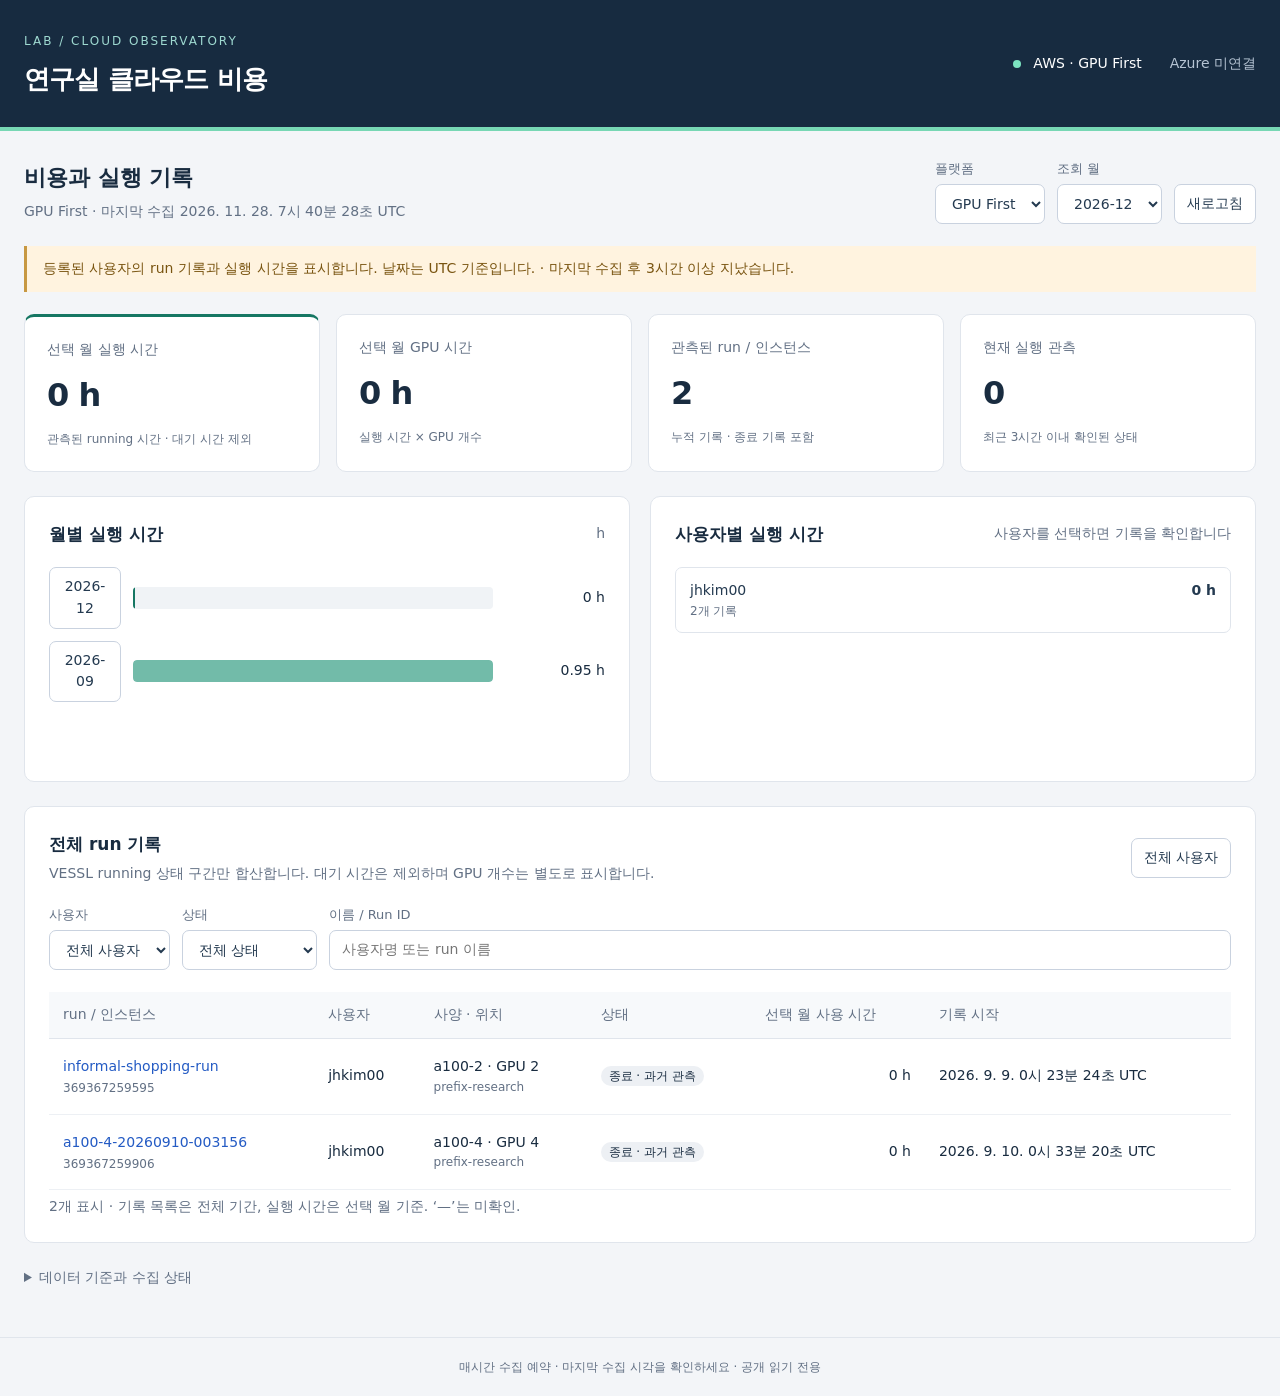
<file: index.html>
<!doctype html><html lang="ko"><head><meta charset="utf-8"><meta name="viewport" content="width=device-width, initial-scale=1"><title>연구실 클라우드 비용</title><link rel="stylesheet" href="style.css"><link rel="icon" href="data:image/svg+xml,%3Csvg xmlns='http://www.w3.org/2000/svg' viewBox='0 0 32 32'%3E%3Crect width='32' height='32' rx='8' fill='%23172b40'/%3E%3Cpath d='M8 23V15h4v8m3 0V9h4v14m3 0V5h4v18' stroke='%237ce4c1' stroke-width='3'/%3E%3C/svg%3E"><script src="app.js" defer></script></head><body>
<header><div><span class="eyebrow">LAB / CLOUD OBSERVATORY</span><h1>연구실 클라우드 비용</h1></div><div class="connection"><span class="dot"></span>AWS · GPU First <span class="muted">Azure 미연결</span></div></header>
<main><section class="toolbar"><div><h2>비용과 실행 기록</h2><p id="updated">데이터를 불러오는 중입니다.</p></div><div class="controls"><label>플랫폼<select id="platform" aria-label="플랫폼"></select></label><label>조회 월<select id="month" aria-label="조회 월"></select></label><label class="cost-only">비용 단위<select id="currency" aria-label="통화"></select></label><button id="refresh">새로고침</button></div></section>
<div id="notice" class="notice" role="status"></div>
<section class="metrics" aria-label="월 요약"><article><span id="totalLabel">선택 월 총비용</span><strong id="total">—</strong><small id="basis">비용 데이터 대기</small></article><article><span id="secondLabel">미분류 비용</span><strong id="unallocated">—</strong><small id="secondNote">사용자를 식별할 수 없는 비용</small></article><article><span>관측된 run / 인스턴스</span><strong id="instanceCount">—</strong><small>누적 기록 · 종료 기록 포함</small></article><article><span>현재 실행 관측</span><strong id="runningCount">—</strong><small>최근 3시간 이내 확인된 상태</small></article></section>
<section class="grid"><article class="panel"><div class="panel-title"><h3 id="monthlyTitle">월별 비용</h3><span id="chartCurrency" class="muted"></span></div><div id="monthly" class="bars"></div></article><article class="panel"><div class="panel-title"><h3 id="usersTitle">사용자별 비용</h3><span class="muted">사용자를 선택하면 기록을 확인합니다</span></div><div id="users" class="users"></div></article></section>
<section class="panel records"><div class="panel-title"><div><h3 id="recordsTitle">전체 run 기록</h3><p id="runtimeNote" class="muted"></p></div><button id="reset">전체 사용자</button></div><div class="filters"><label>사용자<select id="owner"><option value="">전체 사용자</option></select></label><label>상태<select id="status"><option value="">전체 상태</option><option value="running">실행 중</option><option value="pending">대기 / 준비 중</option><option value="queued">대기열</option><option value="stopped">중지</option><option value="terminated">종료</option><option value="unknown">확인 필요</option></select></label><label class="search">이름 / Run ID<input id="search" type="search" placeholder="사용자명 또는 run 이름"></label></div><div class="table-wrap"><table><thead><tr><th>run / 인스턴스</th><th>사용자</th><th>사양 · 위치</th><th>상태</th><th class="cost-only">선택 월 비용</th><th>선택 월 사용 시간</th><th>기록 시작</th></tr></thead><tbody id="runs"></tbody></table></div><p id="runCount" class="muted"></p></section>
<details class="notes"><summary>데이터 기준과 수집 상태</summary><p id="costNote" class="cost-only"></p><p id="historyNote"></p><p class="cost-only">청구 월과 날짜는 UTC 기준입니다. 중지·종료 API 요청 시각은 실제 상태 전환 시각과 다를 수 있습니다. 미분류에는 공유·세금·크레딧 등도 포함될 수 있습니다.</p></details>
</main><dialog id="detail"><button id="close" class="close" aria-label="닫기">닫기 ×</button><h2 id="detailTitle"></h2><p id="detailMeta"></p><div id="timeline"></div></dialog><footer>매시간 수집 예약 · 마지막 수집 시각을 확인하세요 · 공개 읽기 전용</footer></body></html>
</file>
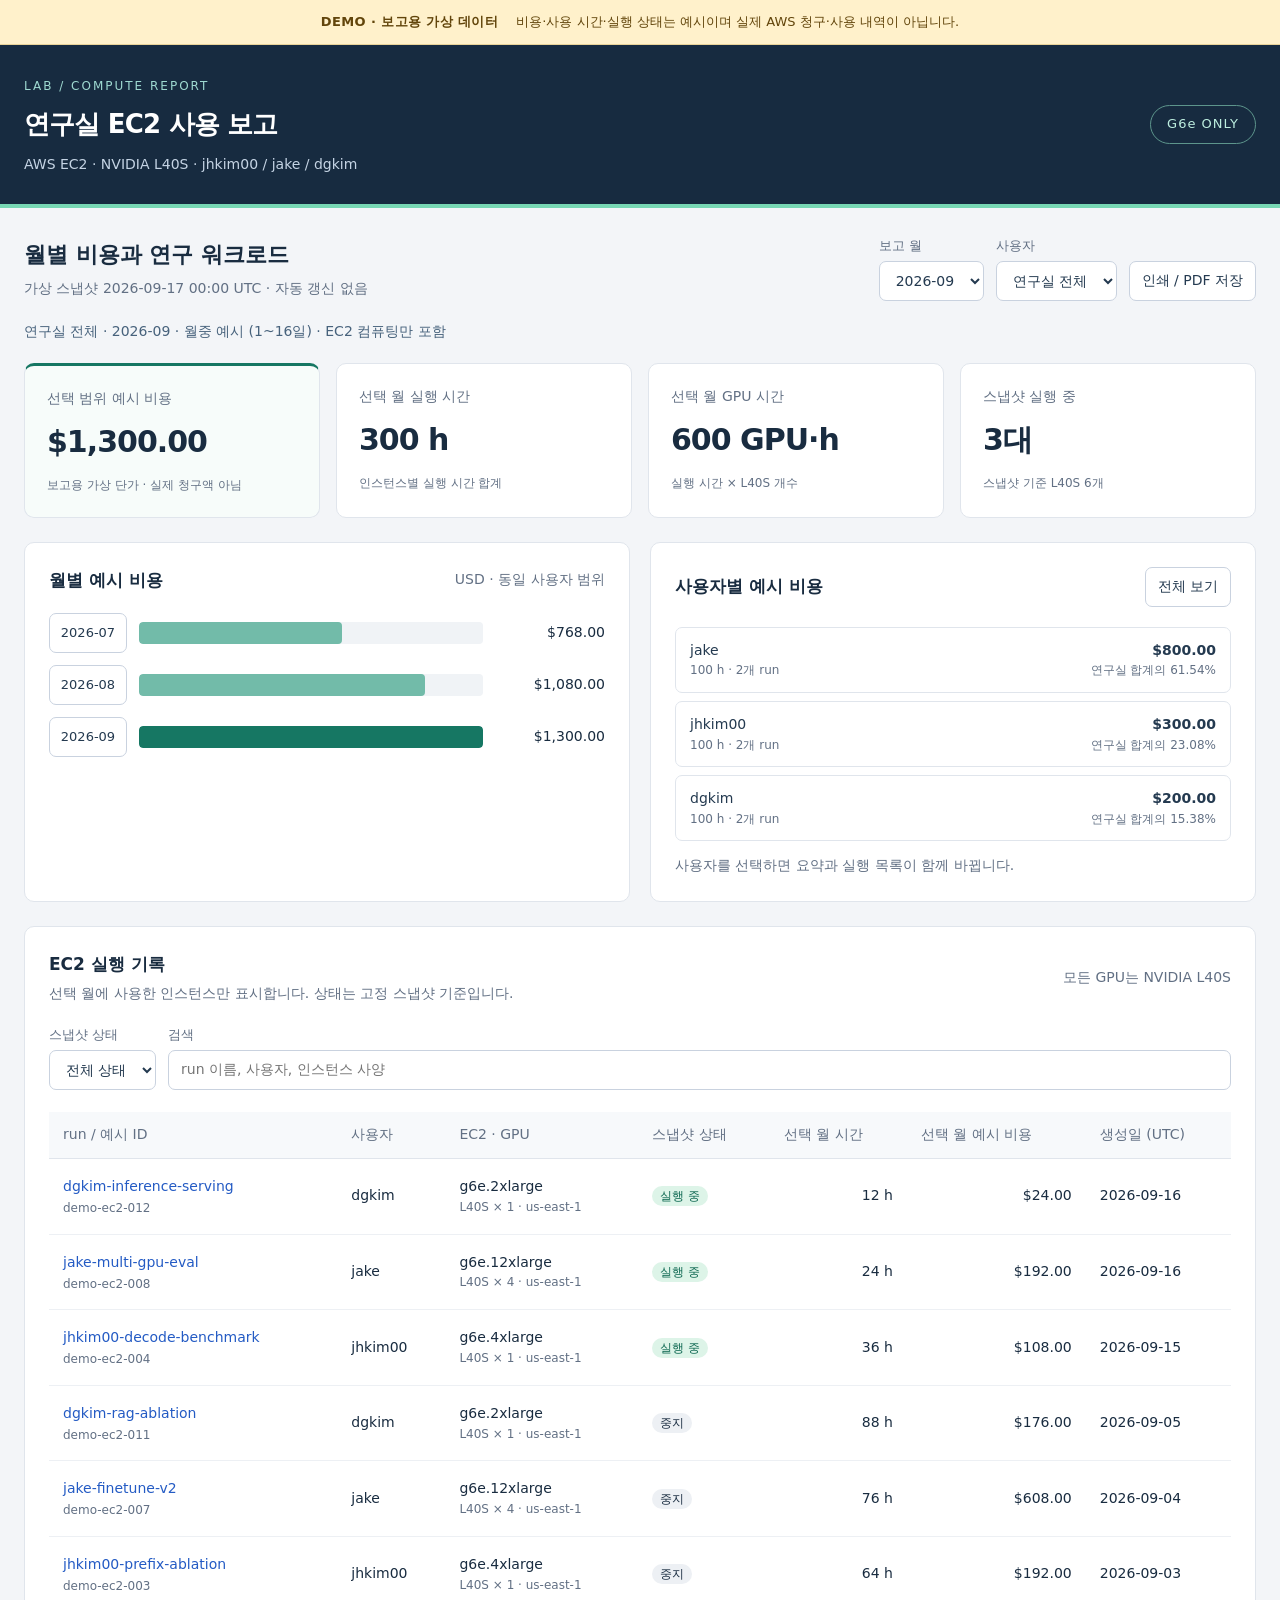
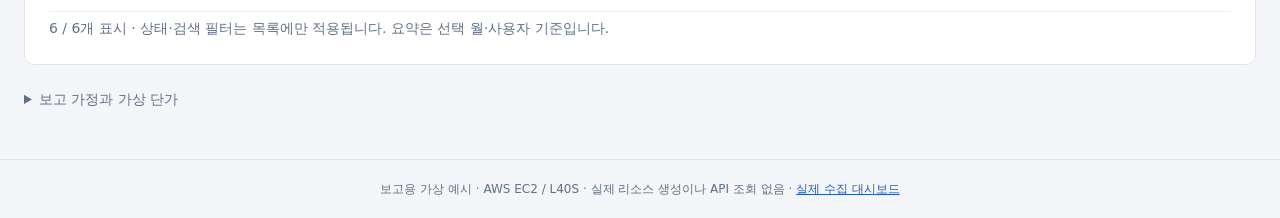
<file: demo/index.html>
<!doctype html>
<html lang="ko"><head><meta charset="utf-8"><meta name="viewport" content="width=device-width,initial-scale=1"><title>연구실 EC2 사용 보고 · 데모</title><link rel="icon" href="data:,"><link rel="stylesheet" href="../style.css"><link rel="stylesheet" href="demo.css"><script src="app.js" defer></script></head>
<body>
<div class="demo-banner"><b>DEMO · 보고용 가상 데이터</b><span>비용·사용 시간·실행 상태는 예시이며 실제 AWS 청구·사용 내역이 아닙니다.</span></div>
<header><div><span class="eyebrow">LAB / COMPUTE REPORT</span><h1>연구실 EC2 사용 보고</h1><p class="header-sub">AWS EC2 · NVIDIA L40S · jhkim00 / jake / dgkim</p></div><span class="demo-pill">G6e ONLY</span></header>
<main>
<section class="toolbar"><div><h2>월별 비용과 연구 워크로드</h2><p id="snapshot" class="muted">예시 데이터를 불러오는 중입니다.</p></div><div class="controls"><label>보고 월<select id="month"></select></label><label>사용자<select id="owner"><option value="">연구실 전체</option></select></label><button id="print">인쇄 / PDF 저장</button></div></section>
<div id="scope" class="scope" role="status"></div>
<section class="metrics" aria-label="보고 요약">
<article><span>선택 범위 예시 비용</span><strong id="cost">—</strong><small id="costBasis">가상 단가 × 실행 시간</small></article>
<article><span>선택 월 실행 시간</span><strong id="hours">—</strong><small>인스턴스별 실행 시간 합계</small></article>
<article><span>선택 월 GPU 시간</span><strong id="gpuHours">—</strong><small>실행 시간 × L40S 개수</small></article>
<article><span>스냅샷 실행 중</span><strong id="active">—</strong><small id="activeNote">예시 스냅샷 기준</small></article>
</section>
<section class="grid"><article class="panel"><div class="panel-title"><h3>월별 예시 비용</h3><span class="muted">USD · 동일 사용자 범위</span></div><div id="monthly" class="bars"></div></article><article class="panel"><div class="panel-title"><h3>사용자별 예시 비용</h3><button id="reset">전체 보기</button></div><div id="users" class="users"></div><p class="muted">사용자를 선택하면 요약과 실행 목록이 함께 바뀝니다.</p></article></section>
<section class="panel records"><div class="panel-title"><div><h3>EC2 실행 기록</h3><p id="recordNote" class="muted"></p></div><span class="muted">모든 GPU는 NVIDIA L40S</span></div><div class="filters"><label>스냅샷 상태<select id="status"><option value="">전체 상태</option><option value="running">실행 중</option><option value="stopped">중지</option><option value="terminated">종료</option></select></label><label class="search">검색<input id="search" type="search" placeholder="run 이름, 사용자, 인스턴스 사양"></label></div><div class="table-wrap"><table><thead><tr><th>run / 예시 ID</th><th>사용자</th><th>EC2 · GPU</th><th>스냅샷 상태</th><th>선택 월 시간</th><th>선택 월 예시 비용</th><th>생성일 (UTC)</th></tr></thead><tbody id="runs"></tbody></table></div><p id="count" class="muted"></p></section>
<details class="notes"><summary>보고 가정과 가상 단가</summary><p>2026-09-17 00:00 UTC 고정 스냅샷. 7·8월은 전체 월, 9월은 1~16일 예시입니다. 현재 시각에 따라 데이터가 바뀌지 않습니다.</p><p>가상 시간당 단가: g6e.2xlarge $2 · g6e.4xlarge $3 · g6e.12xlarge $8. 실제 AWS 가격·견적이 아닙니다. EC2 컴퓨팅만 포함하며 EBS·네트워크·세금·할인 등은 제외했습니다.</p><p>실행 시간은 각 실행 구간을 UTC 월 경계에서 나누어 합산합니다. GPU 시간은 실행 시간 × GPU 개수입니다. 모든 예시 비용은 사용자에게 귀속되므로 미분류 비용은 $0입니다.</p><p>GPU 개수와 vCPU·메모리 사양: <a href="https://aws.amazon.com/ec2/instance-types/g6e/" target="_blank" rel="noopener">AWS 공식 G6e 사양</a>.</p></details>
</main>
<dialog id="detail"><button id="close" class="close">닫기 ×</button><h2 id="detailTitle"></h2><p id="detailMeta"></p><div id="timeline"></div></dialog>
<footer>보고용 가상 예시 · AWS EC2 / L40S · 실제 리소스 생성이나 API 조회 없음 · <a href="../">실제 수집 대시보드</a></footer>
</body></html>
</file>
<file: style.css>
:root{font:16px/1.55 system-ui,-apple-system,"Noto Sans KR",sans-serif;color:#192c40;background:#f3f5f8;--muted:#627084;--line:#e0e5ec;--green:#167763;--blue:#245bc4}*{box-sizing:border-box}body{margin:0}header{background:#172b40;color:white;padding:28px max(24px,calc((100vw - 1280px)/2));display:flex;align-items:center;justify-content:space-between;gap:24px;border-bottom:4px solid #77d7b4}h1{font-size:26px;margin:6px 0 0;letter-spacing:-.8px}.eyebrow{font-size:12px;letter-spacing:2px;color:#9ed9d0}.connection{display:flex;align-items:center;gap:12px;font-size:14px}.connection .muted{color:#b6c4d3;margin-left:16px}.dot{width:8px;height:8px;background:#7ce4c1;border-radius:50%}main{max-width:1328px;margin:auto;padding:28px 24px 48px}h2{font-size:22px;margin:0}h3{font-size:17px;margin:0}p{margin:6px 0 0}#updated,.muted{color:var(--muted);font-size:14px}.toolbar,.panel-title{display:flex;justify-content:space-between;align-items:center;gap:18px}.controls,.filters{display:flex;align-items:end;gap:12px}label{font-size:13px;color:var(--muted);display:flex;flex-direction:column;gap:5px}select,input,button{font:inherit;font-size:14px;min-height:40px;border:1px solid #c9d2df;border-radius:7px;background:white;padding:8px 12px;color:#243a50}button{cursor:pointer}button:hover{border-color:var(--blue);color:var(--blue)}button:focus-visible,input:focus-visible,select:focus-visible{outline:3px solid #89b1ff;outline-offset:2px}.notice{margin:22px 0;background:#e8eef9;color:#2a4b79;padding:12px 16px;border-left:3px solid #769cdb;font-size:14px}.notice.warn{background:#fff3df;color:#795410;border-color:#c79842}.metrics{display:grid;grid-template-columns:repeat(4,1fr);gap:16px;margin-bottom:24px}.metrics article,.panel{background:white;border:1px solid var(--line);border-radius:10px}.metrics article{padding:22px}.metrics span{display:block;font-size:14px;color:var(--muted)}.metrics strong{display:block;font-size:32px;letter-spacing:-1px;font-variant-numeric:tabular-nums;margin:10px 0}.metrics small{display:block;font-size:12px;color:var(--muted)}.metrics article:first-child{border-top:3px solid var(--green)}.grid{display:grid;grid-template-columns:1fr 1fr;gap:20px;margin-bottom:24px}.panel{padding:24px}.panel-title{margin-bottom:20px;flex-wrap:wrap}.bars{display:flex;flex-direction:column;gap:12px;min-height:190px;max-height:360px;overflow:auto}.bar-row{display:grid;grid-template-columns:72px 1fr 100px;align-items:center;gap:12px;font-size:14px}.bar-track{height:22px;background:#f0f3f6;border-radius:4px;overflow:hidden}.bar-fill{height:100%;min-width:2px;background:#72bba9;border-radius:4px}.bar-fill.selected{background:#167763}.bar-fill.negative{background:#b9804b}.amount{text-align:right;font-variant-numeric:tabular-nums}.user-row{display:grid;grid-template-columns:1fr auto;gap:8px;width:100%;text-align:left;margin-bottom:8px;border-color:var(--line);padding:12px 14px}.user-row.active{background:#edf6f2;border-color:#7eb5a7}.users{max-height:360px;overflow:auto}.filters{margin:12px 0 22px;flex-wrap:wrap}.search{flex:1;min-width:180px}.table-wrap{overflow:auto}table{border-collapse:collapse;width:100%;font-size:14px;white-space:nowrap}th{text-align:left;color:var(--muted);font-weight:500;padding:12px 14px;background:#f7f9fb;border-bottom:1px solid var(--line)}td{padding:16px 14px;border-bottom:1px solid #edf0f4}td small{display:block;color:var(--muted);font-size:12px}td button{border:0;background:none;padding:0;text-align:left;min-height:24px;color:var(--blue)}.badge{border-radius:20px;padding:3px 8px;font-size:12px;background:#edf0f4}.badge.running{color:#0c6750;background:#ddf4e8}.empty{padding:30px 8px;color:var(--muted);font-size:14px}.notes{font-size:14px;margin-top:24px;color:var(--muted)}summary{cursor:pointer}footer{padding:20px;text-align:center;color:var(--muted);font-size:12px;border-top:1px solid var(--line)}dialog{width:min(640px,94vw);max-height:85vh;border:1px solid var(--line);border-radius:14px;padding:28px;color:#192c40}dialog::backdrop{background:#172b4077}.close{float:right;margin-left:10px}#detailMeta{font-size:14px;color:var(--muted);overflow-wrap:anywhere}.event{padding:14px 0;border-bottom:1px solid var(--line);font-size:14px}.event small{display:block;color:var(--muted)}@media(max-width:900px){.metrics{grid-template-columns:1fr 1fr}.grid{grid-template-columns:1fr}.toolbar{align-items:start;flex-direction:column}.connection{display:none}}@media(max-width:520px){main{padding:20px 14px}.metrics{gap:10px}.metrics article{padding:16px}.metrics strong{font-size:24px}.panel{padding:16px}.controls{flex-wrap:wrap}.bar-row{grid-template-columns:65px 1fr 88px;gap:8px}h1{font-size:23px}}
.user-row small{display:block;color:var(--muted);font-size:12px;font-weight:400}.controls{flex-wrap:wrap}#notice{overflow-wrap:anywhere}

.gpu-first .cost-only{display:none} .user-row span{min-width:0;overflow-wrap:anywhere}
</file>
<file: demo/demo.css>
.demo-banner{position:sticky;top:0;z-index:10;background:#fff1cb;color:#62450b;padding:12px 24px;display:flex;justify-content:center;gap:18px;flex-wrap:wrap;font-size:13px;border-bottom:1px solid #e9d399}.demo-banner b{letter-spacing:.4px}.header-sub{font-size:14px;color:#c5d4e4;margin-top:10px}.demo-pill{border:1px solid #5d958c;border-radius:30px;padding:8px 16px;font-size:13px;letter-spacing:1px;color:#bdeedf;white-space:nowrap}.scope{margin:20px 0;color:#47627c;font-size:14px}.metrics article:first-child{background:#f7fcfa}.metrics strong{font-size:30px}.bar-row{grid-template-columns:78px 1fr 110px}.bar-row button{font-size:13px;padding:7px}.user-row small{display:block}.user-row b{text-align:right}.share{display:block;font-size:12px;font-weight:400;color:var(--muted)}#detailMeta{white-space:pre-line;line-height:1.8}.notes p{margin-top:10px}.notes a,footer a{color:#245bc4}.records{margin-top:4px}.header-sub,.scope{overflow-wrap:anywhere}@media(max-width:520px){.demo-banner{padding:10px 14px;gap:4px;justify-content:flex-start}.demo-banner span{font-size:12px}.demo-pill{display:none}.metrics strong{font-size:24px}.bar-row{grid-template-columns:75px 1fr 92px}}@media print{@page{size:A4 landscape;margin:12mm}body{background:white;font-size:11px}.demo-banner{position:static;display:block;background:white;border:2px solid #a77a20;font-size:11px}.demo-banner span{margin-left:12px}header{padding:18px;color:#172b40;background:white;border-bottom:2px solid #172b40}.eyebrow,.header-sub{color:#496078}h1{font-size:22px}main{padding:15px 0}.controls button,.filters,#reset,dialog{display:none!important}.metrics{grid-template-columns:repeat(4,1fr)}.metrics article{padding:12px}.metrics strong{font-size:24px}.grid{grid-template-columns:1fr 1fr}.panel{padding:14px}.bars,.users{max-height:none;overflow:visible;min-height:100px}.bar-fill{print-color-adjust:exact;-webkit-print-color-adjust:exact}.table-wrap{overflow:visible}table{font-size:10px}th,td{padding:8px 6px;white-space:normal}tr{break-inside:avoid}td small{font-size:9px}.notes{font-size:10px}footer{font-size:10px}.toolbar{flex-direction:row}.controls{flex-direction:row}.panel-title{margin-bottom:10px}}
</file>
